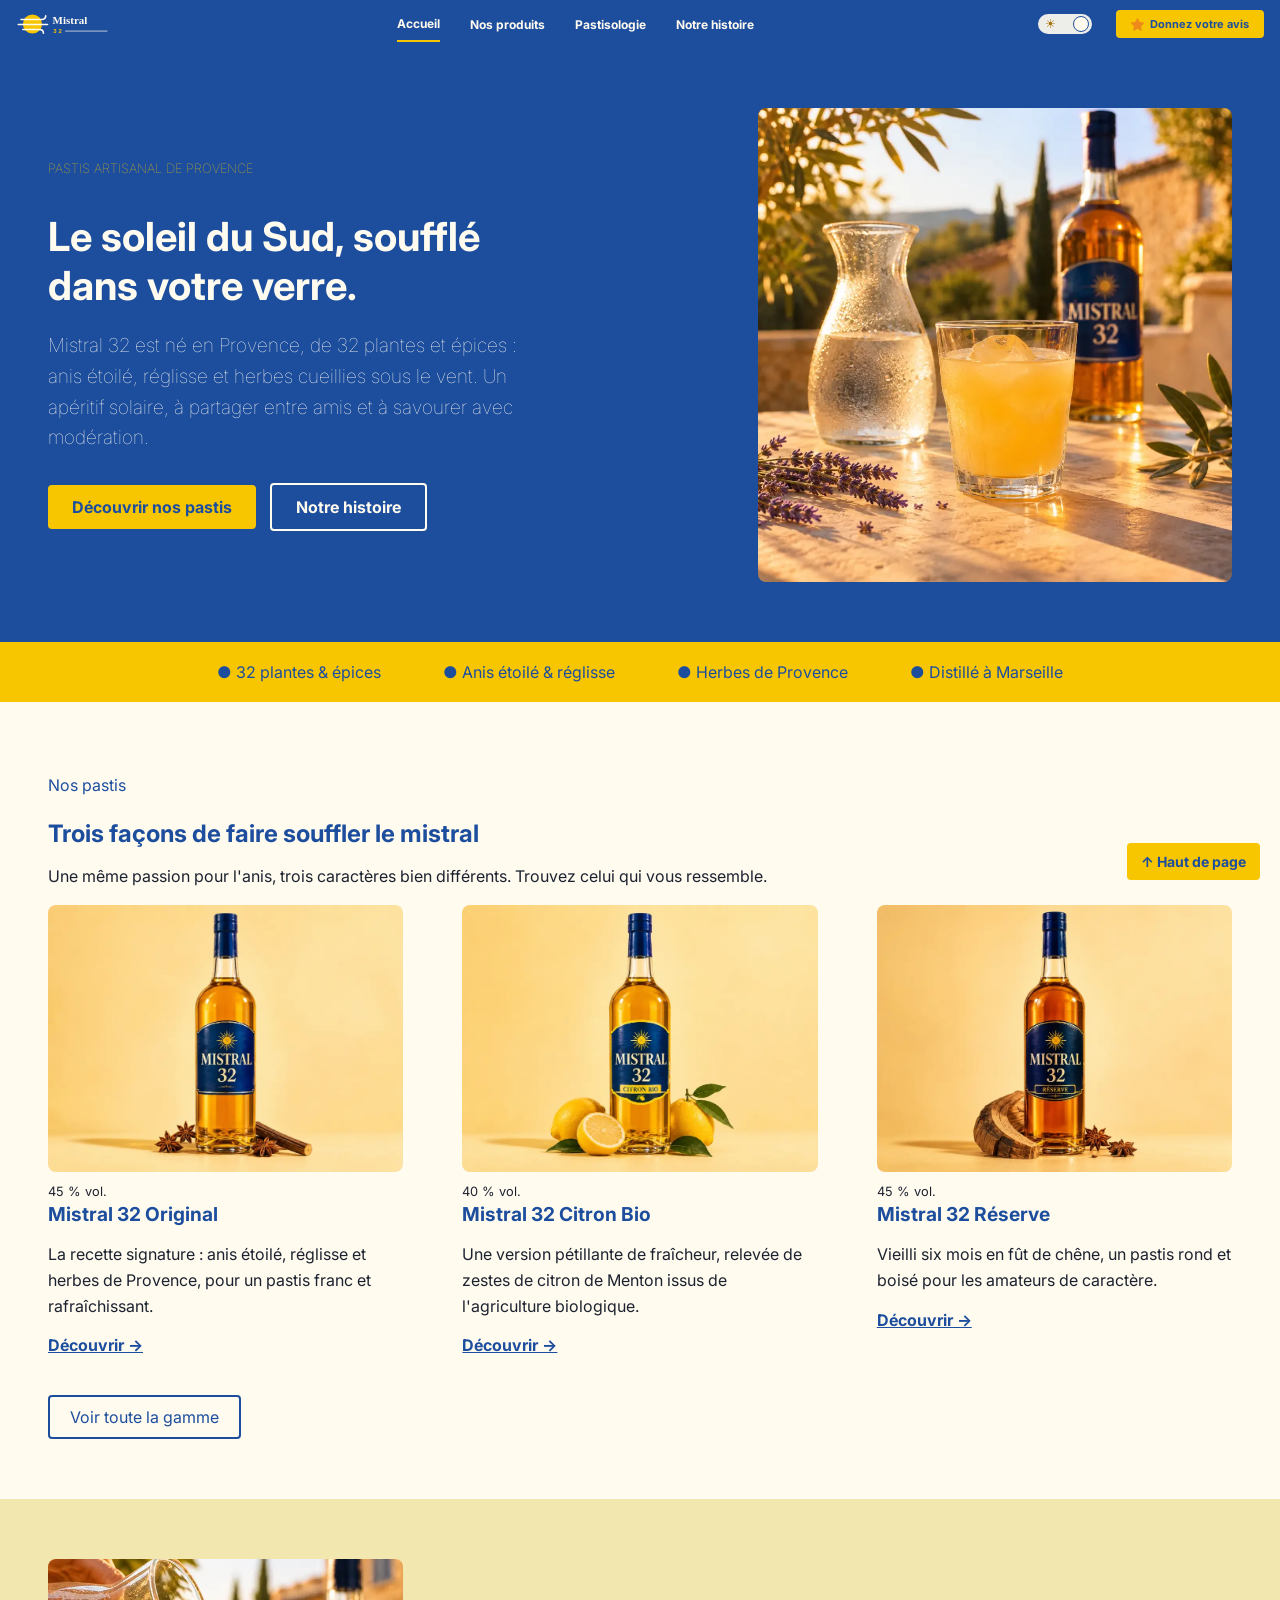
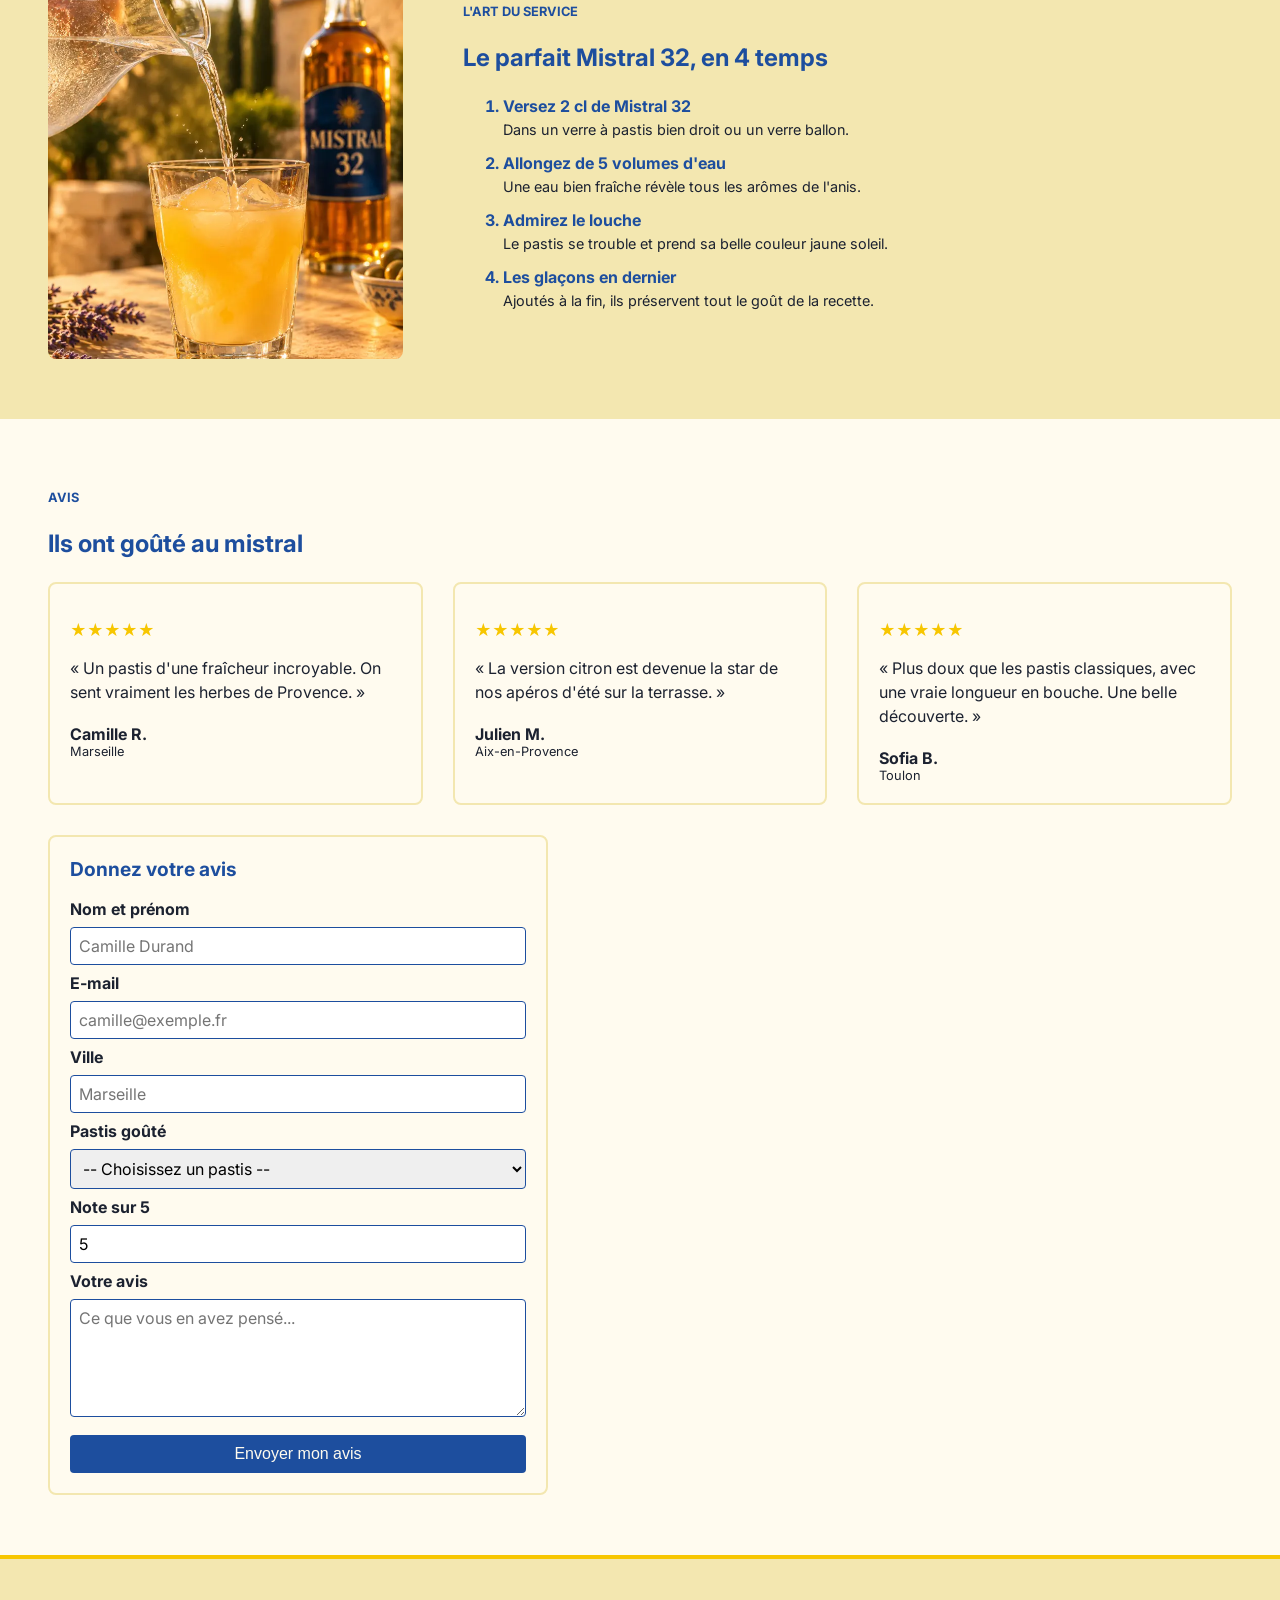
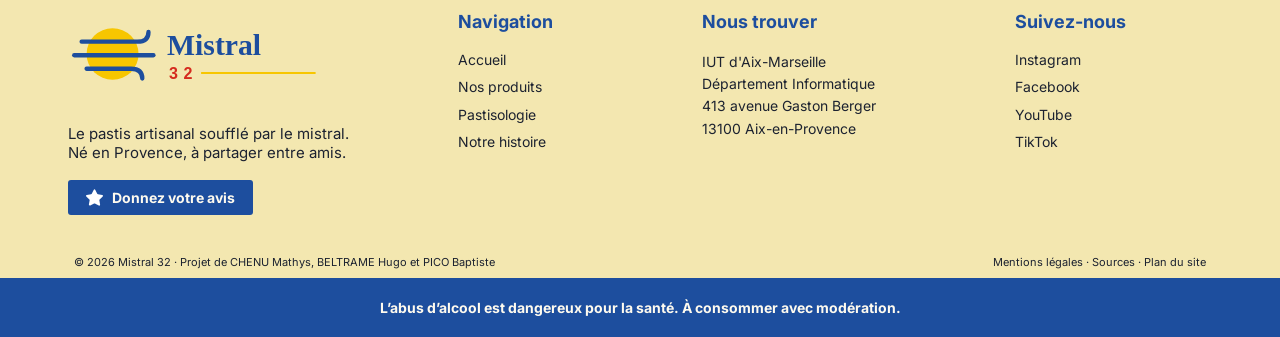
<file: index.html>
<!DOCTYPE html>
<html lang="fr">

<head>
    <meta charset="UTF-8">
    <meta name="viewport" content="width=device-width, initial-scale=1.0">

    <meta name="description" content="Mistral 32, pastis artisanal de Provence aux 32 plantes et épices. Découvrez nos pastis, l'art du service et les avis de nos clients.">

    <meta property="og:type" content="website">
    <meta property="og:title" content="Mistral 32">
    <meta property="og:description" content="Mistral 32, pastis artisanal de Provence aux 32 plantes et épices. Découvrez nos pastis, l'art du service et les avis de nos clients.">
    <meta property="og:image" content="https://mathys-chn.github.io/Mistral-32/image/aperitif-soleil.webp">
    <meta property="og:url" content="https://mathys-chn.github.io/Mistral-32/">

    <title>Mistral 32</title>

    <link rel="icon" type="image/svg+xml" href="image/mistral32-logo-sur-bleu.svg">
    <link rel="stylesheet" href="https://fonts.googleapis.com/css2?family=Inter:wght@100;400;700&display=swap">
    <link rel="stylesheet" href="css/light.css" id="theme">
    <link rel="stylesheet" href="css/global.min.css">
    <link rel="stylesheet" href="css/index.min.css">
</head>

<body>
    <header class="header" id="top">
        <a class="logo" href="index.html" aria-label="Mistral 32 - Accueil">
            <img src="image/mistral32-logo-sur-bleu.svg" alt="Mistral 32">
        </a>

        <nav class="menu" aria-label="Navigation principale">
            <a class="active" href="index.html">Accueil</a>
            <a href="produits.html">Nos produits</a>
            <a href="pastisologie.html">Pastisologie</a>
            <a href="histoire.html">Notre histoire</a>
        </nav>

        <button class="theme-button" id="themeChanger" type="button" aria-label="Changer de thème">
            <span class="sun" aria-hidden="true">☀</span>
            <span class="moon" aria-hidden="true">☾</span>
            <span class="knob" aria-hidden="true"></span>
        </button>
        <a class="review-button" href="#reviews">
            <img src="image/star-svgrepo-com.svg" alt="" aria-hidden="true">
            Donnez votre avis
        </a>
    </header>

    <main>
        <section class="hero">
            <header class="hero-text">
                <p class="label">Pastis artisanal de Provence</p>
                <h1>Le soleil du Sud, soufflé dans votre verre.</h1>
                <p>Mistral 32 est né en Provence, de 32 plantes et épices : anis étoilé, réglisse et herbes cueillies sous le vent. Un apéritif solaire, à partager entre amis et à savourer avec modération.</p>
                <a class="button-yellow" href="#products">Découvrir nos pastis</a>
                <a class="button-white" href="histoire.html">Notre histoire</a>
            </header>
            <figure class="hero-image">
                <img src="image/aperitif-soleil.webp" alt="Bouteille de Mistral 32">
            </figure>
        </section>

        <ul class="highlights">
            <li>● 32 plantes & épices</li>
            <li>● Anis étoilé & réglisse</li>
            <li>● Herbes de Provence</li>
            <li>● Distillé à Marseille</li>
        </ul>

        <section class="our-pastis" id="products">
            <h2>Nos pastis</h2>
            <h3>Trois façons de faire souffler le mistral</h3>
            <p>Une même passion pour l'anis, trois caractères bien différents. Trouvez celui qui vous ressemble.</p>

            <section class="products">
                <article>
                    <img src="image/bouteille-original.webp" loading="lazy" alt="Bouteille Mistral 32 et épices étoilées">
                    <p class="degree">45 % vol.</p>
                    <h4>Mistral 32 Original</h4>
                    <p>La recette signature : anis étoilé, réglisse et herbes de Provence, pour un pastis franc et rafraîchissant.</p>
                    <a class="link" href="produits.html">Découvrir →</a>
                </article>
                <article>
                    <img src="image/bouteille-citron.webp" loading="lazy" alt="Bouteille Mistral 32 au citron bio">
                    <p class="degree">40 % vol.</p>
                    <h4>Mistral 32 Citron Bio</h4>
                    <p>Une version pétillante de fraîcheur, relevée de zestes de citron de Menton issus de l'agriculture biologique.</p>
                    <a class="link" href="produits.html">Découvrir →</a>
                </article>
                <article>
                    <img src="image/bouteille-reserve.webp" loading="lazy" alt="Bouteille Mistral 32 Réserve aux épices">
                    <p class="degree">45 % vol.</p>
                    <h4>Mistral 32 Réserve</h4>
                    <p>Vieilli six mois en fût de chêne, un pastis rond et boisé pour les amateurs de caractère.</p>
                    <a class="link" href="produits.html">Découvrir →</a>
                </article>
            </section>

            <a class="button-outline" href="produits.html">Voir toute la gamme</a>
        </section>

        <section class="service">
            <img src="image/pastis-soleil.webp" loading="lazy" alt="Eau versée dans un verre de Mistral 32">
            <section>
                <h2>L'art du service</h2>
                <h3>Le parfait Mistral 32, en 4 temps</h3>
                <ol>
                    <li>
                        <h4>Versez 2 cl de Mistral 32</h4>
                        <p>Dans un verre à pastis bien droit ou un verre ballon.</p>
                    </li>
                    <li>
                        <h4>Allongez de 5 volumes d'eau</h4>
                        <p>Une eau bien fraîche révèle tous les arômes de l'anis.</p>
                    </li>
                    <li>
                        <h4>Admirez le louche</h4>
                        <p>Le pastis se trouble et prend sa belle couleur jaune soleil.</p>
                    </li>
                    <li>
                        <h4>Les glaçons en dernier</h4>
                        <p>Ajoutés à la fin, ils préservent tout le goût de la recette.</p>
                    </li>
                </ol>
            </section>
        </section>

        <section class="reviews" id="reviews">
            <h2>Avis</h2>
            <h3>Ils ont goûté au mistral</h3>

            <section class="review-list">
                <article>
                    <p class="stars">★★★★★</p>
                    <blockquote>« Un pastis d'une fraîcheur incroyable. On sent vraiment les herbes de Provence. »</blockquote>
                    <h4 class="author">Camille R.</h4>
                    <p class="city">Marseille</p>
                </article>
                <article>
                    <p class="stars">★★★★★</p>
                    <blockquote>« La version citron est devenue la star de nos apéros d'été sur la terrasse. »</blockquote>
                    <h4 class="author">Julien M.</h4>
                    <p class="city">Aix-en-Provence</p>
                </article>
                <article>
                    <p class="stars">★★★★★</p>
                    <blockquote>« Plus doux que les pastis classiques, avec une vraie longueur en bouche. Une belle découverte. »</blockquote>
                    <h4 class="author">Sofia B.</h4>
                    <p class="city">Toulon</p>
                </article>
            </section>

            <form class="review-form" action="mailto:mathys.chenu@etu.univ-amu.fr?subject=Avis%20Mistral%2032" method="post" enctype="text/plain">
                <h4>Donnez votre avis</h4>

                <label for="name">Nom et prénom</label>
                <input type="text" id="name" name="nom" placeholder="Camille Durand" required>

                <label for="email">E-mail</label>
                <input type="email" id="email" name="email" placeholder="camille@exemple.fr" required>

                <label for="city">Ville</label>
                <input type="text" id="city" name="ville" placeholder="Marseille">

                <label for="product">Pastis goûté</label>
                <select id="product" name="pastis" required>
                    <option value="">-- Choisissez un pastis --</option>
                    <option>Mistral 32 Original</option>
                    <option>Mistral 32 Citron Bio</option>
                    <option>Mistral 32 Réserve</option>
                </select>

                <label for="rating">Note sur 5</label>
                <input type="number" id="rating" name="note" min="1" max="5" value="5" required>

                <label for="message">Votre avis</label>
                <textarea id="message" name="avis" rows="5" minlength="10" placeholder="Ce que vous en avez pensé..." required></textarea>

                <button class="button-blue" type="submit">Envoyer mon avis</button>
            </form>
        </section>
    </main>

    <a class="back-to-top" href="#top">↑ Haut de page</a>

    <footer class="footer">
        <div class="footer-content">
            <section class="footer-brand">
                <img class="logo-light" src="image/mistral32-logo-clair.svg" alt="Mistral 32">
                <img class="logo-dark" src="image/mistral32-logo-sur-bleu.svg" alt="Mistral 32">
                <p>Le pastis artisanal soufflé par le mistral.<br>Né en Provence, à partager entre amis.</p>
                <a class="footer-button" href="#reviews">
                    <img src="image/star-svgrepo-com.svg" alt="" aria-hidden="true">
                    Donnez votre avis
                </a>
            </section>

            <nav class="footer-column" aria-label="Navigation du pied de page">
                <h2>Navigation</h2>
                <a href="index.html">Accueil</a>
                <a href="produits.html">Nos produits</a>
                <a href="pastisologie.html">Pastisologie</a>
                <a href="histoire.html">Notre histoire</a>
            </nav>

            <section class="footer-column">
                <h2>Nous trouver</h2>
                <address>
                    IUT d'Aix-Marseille<br>
                    Département Informatique<br>
                    413 avenue Gaston Berger<br>
                    13100 Aix-en-Provence
                </address>
            </section>

            <nav class="footer-column" aria-label="Réseaux sociaux">
                <h2>Suivez-nous</h2>
                <a href="https://www.youtube.com/watch?v=dQw4w9WgXcQ">Instagram</a>
                <a href="https://www.youtube.com/watch?v=dQw4w9WgXcQ">Facebook</a>
                <a href="https://www.youtube.com/watch?v=dQw4w9WgXcQ">YouTube</a>
                <a href="https://www.youtube.com/watch?v=dQw4w9WgXcQ">TikTok</a>
            </nav>
        </div>

        <p class="footer-bottom">
            <span>© 2026 Mistral 32 · Projet de CHENU Mathys, BELTRAME Hugo et PICO Baptiste</span>
            <span>Mentions légales · Sources · Plan du site</span>
        </p>

        <p class="warning">L’abus d’alcool est dangereux pour la santé. À consommer avec modération.</p>
    </footer>

    <script src="js/theme-changer.js"></script>
</body>
</html>
</file>
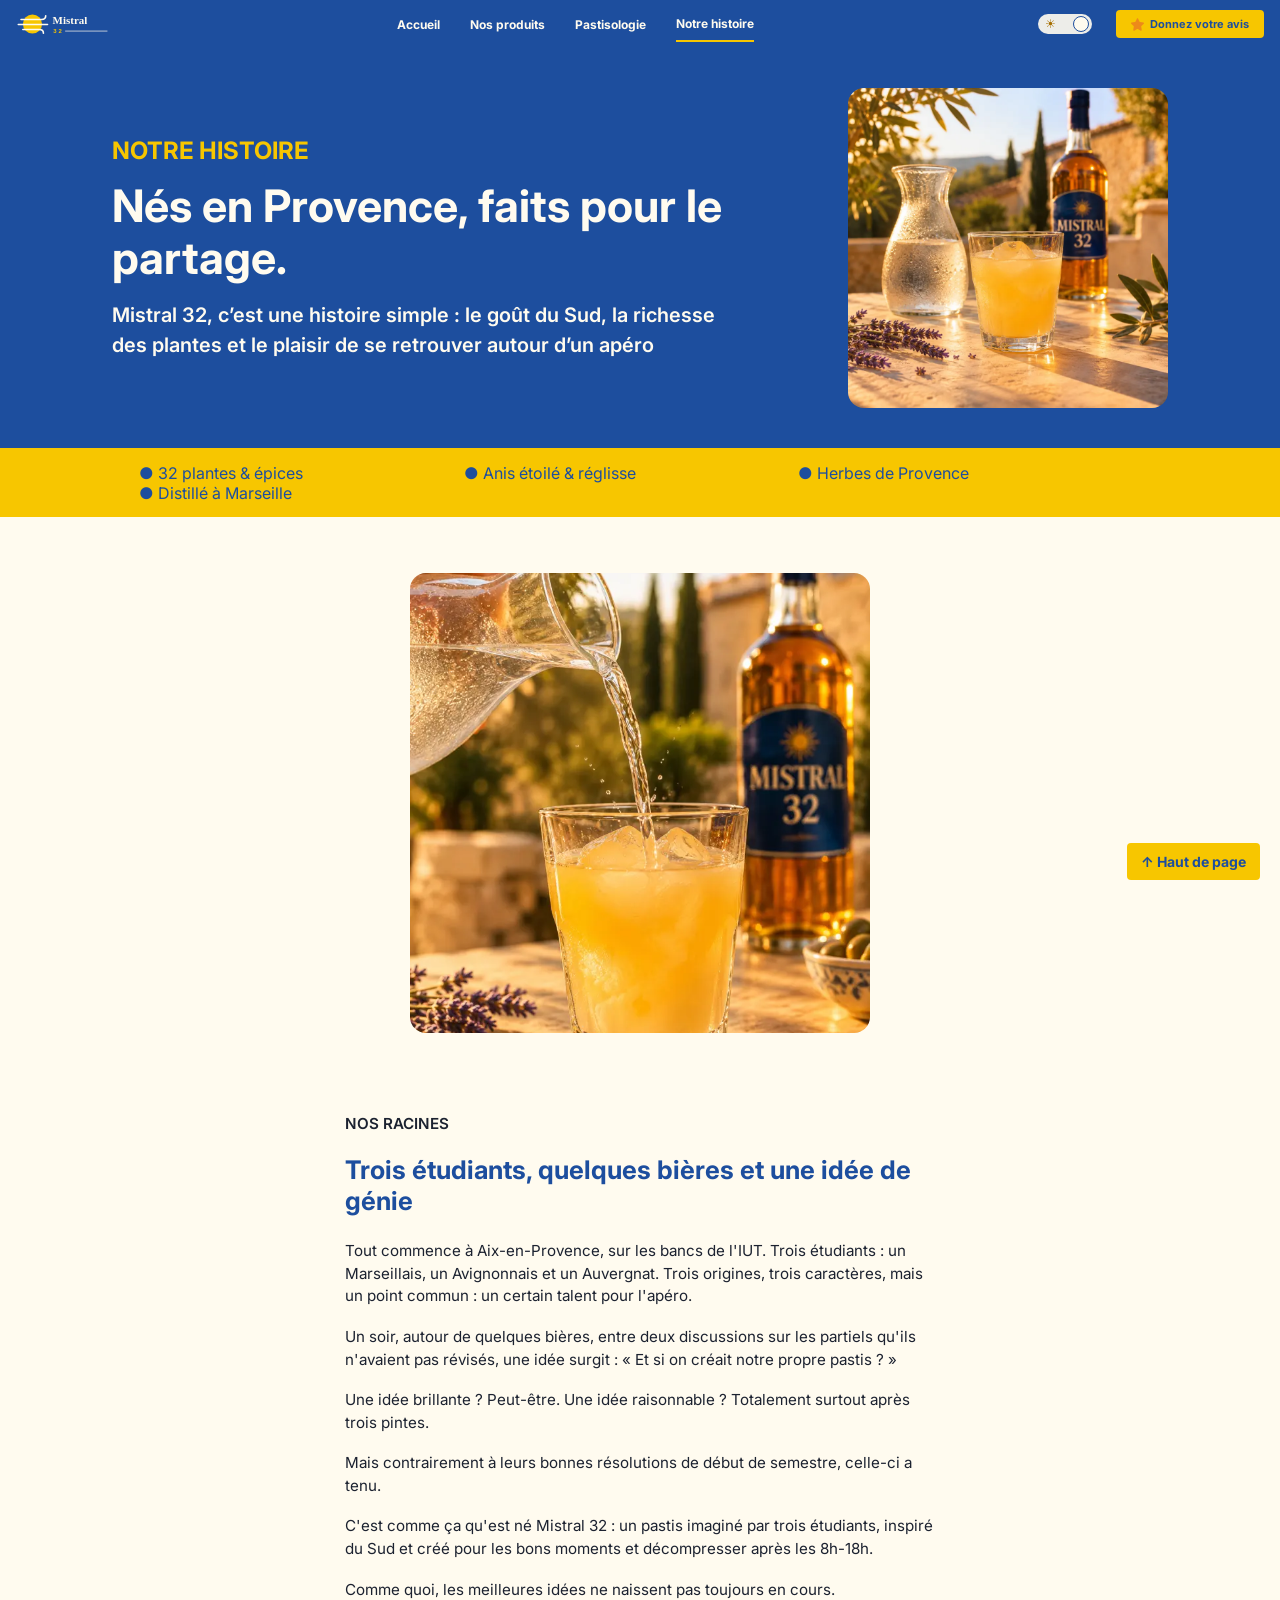
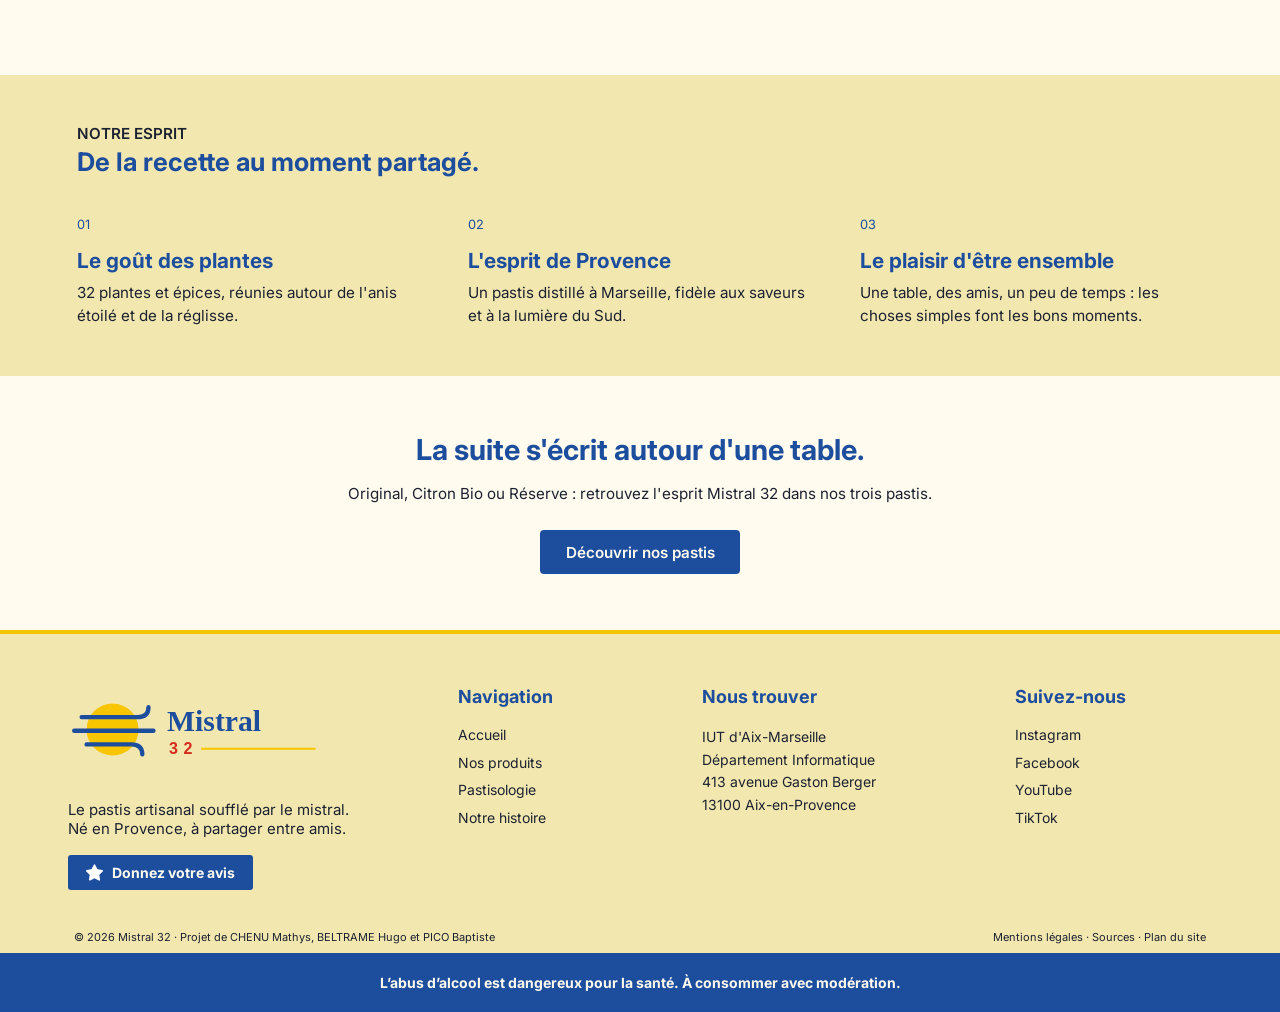
<file: histoire.html>
<!DOCTYPE html>
<html lang="fr">

<head>
    <meta charset="UTF-8">
    <meta name="viewport" content="width=device-width, initial-scale=1.0">

    <meta name="description" content="L'histoire de Mistral 32 : un pastis imaginé par trois étudiants de l'IUT d'Aix-en-Provence, inspiré du Sud et fait pour le partage.">

    <meta property="og:type" content="website">
    <meta property="og:title" content="Notre histoire - Mistral 32">
    <meta property="og:description" content="L'histoire de Mistral 32 : un pastis imaginé par trois étudiants de l'IUT d'Aix-en-Provence, inspiré du Sud et fait pour le partage.">
    <meta property="og:image" content="https://mathys-chn.github.io/Mistral-32/image/aperitif-soleil.webp">
    <meta property="og:url" content="https://mathys-chn.github.io/Mistral-32/histoire.html">

    <title>Notre histoire - Mistral 32</title>

    <link rel="icon" type="image/svg+xml" href="image/mistral32-logo-sur-bleu.svg">
    <link rel="stylesheet" href="https://fonts.googleapis.com/css2?family=Inter:wght@100;400;700&display=swap">
    <link rel="stylesheet" href="css/light.css" id="theme">
    <link rel="stylesheet" href="css/global.min.css">
    <link rel="stylesheet" href="css/histoire.min.css">
</head>

<body>
    <header class="header" id="top">
        <a class="logo" href="index.html" aria-label="Mistral 32 - Accueil">
            <img src="image/mistral32-logo-sur-bleu.svg" alt="Mistral 32">
        </a>

        <nav class="menu" aria-label="Navigation principale">
            <a href="index.html">Accueil</a>
            <a href="produits.html">Nos produits</a>
            <a href="pastisologie.html">Pastisologie</a>
            <a class="active" href="histoire.html">Notre histoire</a>
        </nav>

        <button class="theme-button" id="themeChanger" type="button" aria-label="Changer de thème">
            <span class="sun" aria-hidden="true">☀</span>
            <span class="moon" aria-hidden="true">☾</span>
            <span class="knob" aria-hidden="true"></span>
        </button>
        <a class="review-button" href="index.html#reviews">
            <img src="image/star-svgrepo-com.svg" alt="" aria-hidden="true">
            Donnez votre avis
        </a>
    </header>

    <section class="NosProduit">
        <div class="imageflex">
            <h1 class="jaune">NOTRE HISTOIRE</h1>
            <h2 class="blanc">Nés en Provence, faits pour le partage.</h2>
            <p class="blanc2">Mistral 32, c’est une histoire simple : le goût du Sud, la richesse des plantes et le plaisir de se retrouver autour d’un apéro</p>
        </div>
        <img src="image/aperitif-soleil.webp" alt="Bouteille de Mistral 32 et carafe d'eau au soleil">
    </section>
    <ul class="Bandeau" >
        <li>● 32 plantes & épices</li>
        <li>● Anis étoilé & réglisse</li>
        <li>● Herbes de Provence</li>
        <li>● Distillé à Marseille</li>
    </ul>
    <section class="Racines">
    <img src="image/pastis-soleil.webp" alt="Verre de Mistral 32 servi avec de l'eau fraîche">
    <div class="racines-texte">
        <p class="surtitre">NOS RACINES</p>
        <h2>Trois étudiants, quelques bières et une idée de génie</h2>
        <p>Tout commence à Aix-en-Provence, sur les bancs de l'IUT. Trois étudiants : un Marseillais, un Avignonnais et un Auvergnat. Trois origines, trois caractères, mais un point commun : un certain talent pour l'apéro.</p>
        <p>Un soir, autour de quelques bières, entre deux discussions sur les partiels qu'ils n'avaient pas révisés, une idée surgit : « Et si on créait notre propre pastis ? »</p>
        <p>Une idée brillante ? Peut-être. Une idée raisonnable ? Totalement surtout après trois pintes.</p>
        <p>Mais contrairement à leurs bonnes résolutions de début de semestre, celle-ci a tenu.</p>
        <p>C'est comme ça qu'est né Mistral 32 : un pastis imaginé par trois étudiants, inspiré du Sud et créé pour les bons moments et décompresser après les 8h-18h.</p>
        <p>Comme quoi, les meilleures idées ne naissent pas toujours en cours.</p>
    </div>
</section>

<section class="Esprit">
    <p class="surtitre">NOTRE ESPRIT</p>
    <h2>De la recette au moment partagé.</h2>
    <div class="esprit-liste">
        <article>
            <span class="numero">01</span>
            <h3>Le goût des plantes</h3>
            <p>32 plantes et épices, réunies autour de l'anis étoilé et de la réglisse.</p>
        </article>
        <article>
            <span class="numero">02</span>
            <h3>L'esprit de Provence</h3>
            <p>Un pastis distillé à Marseille, fidèle aux saveurs et à la lumière du Sud.</p>
        </article>
        <article>
            <span class="numero">03</span>
            <h3>Le plaisir d'être ensemble</h3>
            <p>Une table, des amis, un peu de temps : les choses simples font les bons moments.</p>
        </article>
    </div>
</section>
<section class="Suite">
    <h2>La suite s'écrit autour d'une table.</h2>
    <p>Original, Citron Bio ou Réserve : retrouvez l'esprit Mistral 32 dans nos trois pastis.</p>
    <a class="bouton-bleu" href="produits.html">Découvrir nos pastis</a>
</section>

    <a class="back-to-top" href="#top">↑ Haut de page</a>

    <footer class="footer">
        <div class="footer-content">
            <section class="footer-brand">
                <img class="logo-light" src="image/mistral32-logo-clair.svg" alt="Mistral 32">
                <img class="logo-dark" src="image/mistral32-logo-sur-bleu.svg" alt="Mistral 32">
                <p>Le pastis artisanal soufflé par le mistral.<br>Né en Provence, à partager entre amis.</p>
                <a class="footer-button" href="index.html#reviews">
                    <img src="image/star-svgrepo-com.svg" alt="" aria-hidden="true">
                    Donnez votre avis
                </a>
            </section>

            <nav class="footer-column" aria-label="Navigation du pied de page">
                <h2>Navigation</h2>
                <a href="index.html">Accueil</a>
                <a href="produits.html">Nos produits</a>
                <a href="pastisologie.html">Pastisologie</a>
                <a href="histoire.html">Notre histoire</a>
            </nav>

            <section class="footer-column">
                <h2>Nous trouver</h2>
                <address>
                    IUT d'Aix-Marseille<br>
                    Département Informatique<br>
                    413 avenue Gaston Berger<br>
                    13100 Aix-en-Provence
                </address>
            </section>

            <nav class="footer-column" aria-label="Réseaux sociaux">
                <h2>Suivez-nous</h2>
                <a href="https://www.youtube.com/watch?v=dQw4w9WgXcQ">Instagram</a>
                <a href="https://www.youtube.com/watch?v=dQw4w9WgXcQ">Facebook</a>
                <a href="https://www.youtube.com/watch?v=dQw4w9WgXcQ">YouTube</a>
                <a href="https://www.youtube.com/watch?v=dQw4w9WgXcQ">TikTok</a>
            </nav>
        </div>

        <p class="footer-bottom">
            <span>© 2026 Mistral 32 · Projet de CHENU Mathys, BELTRAME Hugo et PICO Baptiste</span>
            <span>Mentions légales · Sources · Plan du site</span>
        </p>

        <p class="warning">L’abus d’alcool est dangereux pour la santé. À consommer avec modération.</p>
    </footer>

    <script src="js/theme-changer.js"></script>
</body>
</html>
</file>
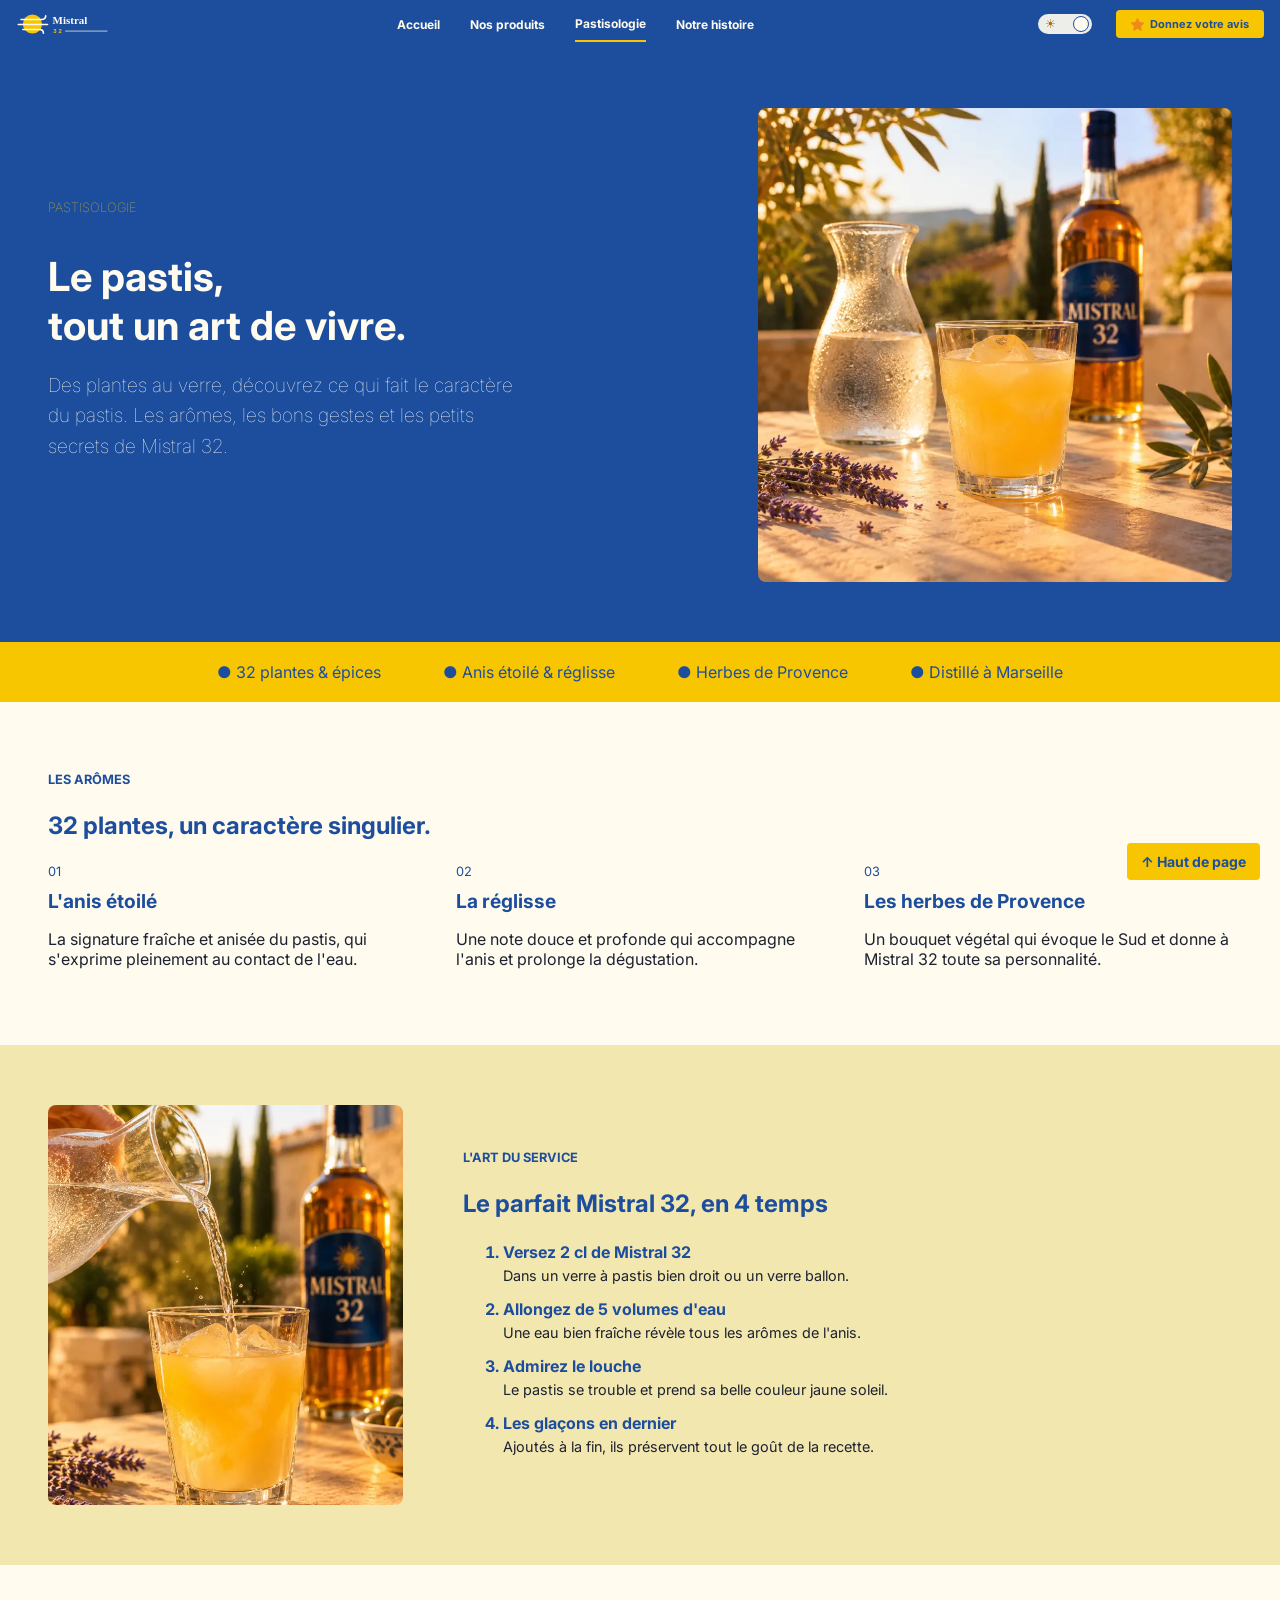
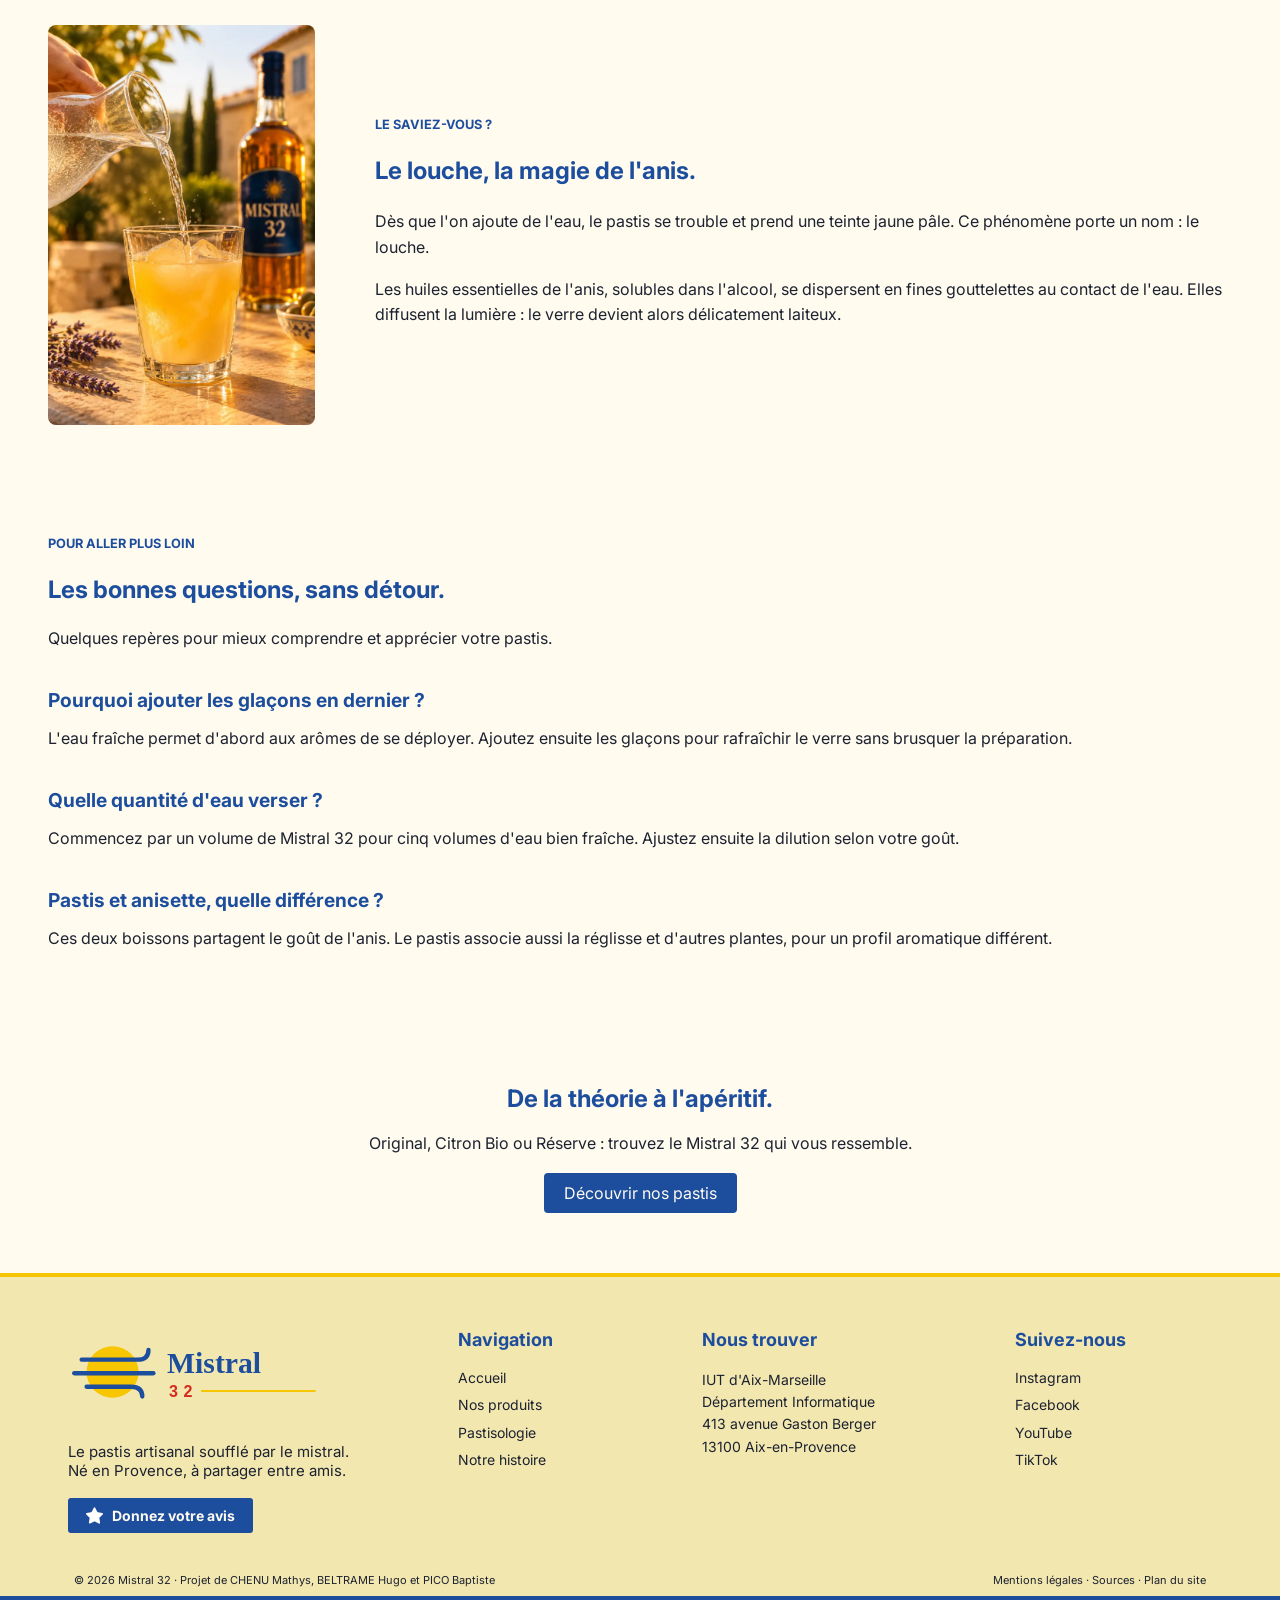
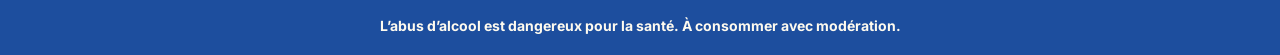
<file: pastisologie.html>
<!DOCTYPE html>
<html lang="fr">

<head>
    <meta charset="UTF-8">
    <meta name="viewport" content="width=device-width, initial-scale=1.0">

    <meta name="description" content="Pastisologie Mistral 32 : les arômes du pastis, l'art du service, le louche et les réponses à vos questions sur le pastis.">

    <meta property="og:type" content="website">
    <meta property="og:title" content="Pastisologie - Mistral 32">
    <meta property="og:description" content="Pastisologie Mistral 32 : les arômes du pastis, l'art du service, le louche et les réponses à vos questions sur le pastis.">
    <meta property="og:image" content="https://mathys-chn.github.io/Mistral-32/image/aperitif-soleil.webp">
    <meta property="og:url" content="https://mathys-chn.github.io/Mistral-32/pastisologie.html">

    <title>Pastisologie - Mistral 32</title>

    <link rel="icon" type="image/svg+xml" href="image/mistral32-logo-sur-bleu.svg">
    <link rel="stylesheet" href="https://fonts.googleapis.com/css2?family=Inter:wght@100;400;700&display=swap">
    <link rel="stylesheet" href="css/light.css" id="theme">
    <link rel="stylesheet" href="css/global.min.css">
    <link rel="stylesheet" href="css/pastisologie.min.css">
</head>

<body>
    <header class="header" id="top">
        <a class="logo" href="index.html" aria-label="Mistral 32 - Accueil">
            <img src="image/mistral32-logo-sur-bleu.svg" alt="Mistral 32">
        </a>

        <nav class="menu" aria-label="Navigation principale">
            <a href="index.html">Accueil</a>
            <a href="produits.html">Nos produits</a>
            <a class="active" href="pastisologie.html">Pastisologie</a>
            <a href="histoire.html">Notre histoire</a>
        </nav>

        <button class="theme-button" id="themeChanger" type="button" aria-label="Changer de thème">
            <span class="sun" aria-hidden="true">☀</span>
            <span class="moon" aria-hidden="true">☾</span>
            <span class="knob" aria-hidden="true"></span>
        </button>
        <a class="review-button" href="index.html#reviews">
            <img src="image/star-svgrepo-com.svg" alt="" aria-hidden="true">
            Donnez votre avis
        </a>
    </header>

    <main>
        <section class="hero">
            <header class="hero-text">
                <p class="label">Pastisologie</p>
                <h1>Le pastis,<br>tout un art de vivre.</h1>
                <p>Des plantes au verre, découvrez ce qui fait le caractère du pastis. Les arômes, les bons gestes et les petits secrets de Mistral 32.</p>
            </header>
            <figure class="hero-image">
                <img src="image/aperitif-soleil.webp" alt="Bouteille de Mistral 32 et carafe d'eau">
            </figure>
        </section>

        <ul class="highlights">
            <li>● 32 plantes & épices</li>
            <li>● Anis étoilé & réglisse</li>
            <li>● Herbes de Provence</li>
            <li>● Distillé à Marseille</li>
        </ul>

        <section class="aromas">
            <h2>Les arômes</h2>
            <h3>32 plantes, un caractère singulier.</h3>

            <section class="aroma-list">
                <article>
                    <p class="number">01</p>
                    <h4>L'anis étoilé</h4>
                    <p>La signature fraîche et anisée du pastis, qui s'exprime pleinement au contact de l'eau.</p>
                </article>
                <article>
                    <p class="number">02</p>
                    <h4>La réglisse</h4>
                    <p>Une note douce et profonde qui accompagne l'anis et prolonge la dégustation.</p>
                </article>
                <article>
                    <p class="number">03</p>
                    <h4>Les herbes de Provence</h4>
                    <p>Un bouquet végétal qui évoque le Sud et donne à Mistral 32 toute sa personnalité.</p>
                </article>
            </section>
        </section>

        <section class="service">
            <img src="image/pastis-soleil.webp" loading="lazy" alt="Eau versée dans un verre de Mistral 32">
            <section>
                <h2>L'art du service</h2>
                <h3>Le parfait Mistral 32, en 4 temps</h3>
                <ol>
                    <li>
                        <h4>Versez 2 cl de Mistral 32</h4>
                        <p>Dans un verre à pastis bien droit ou un verre ballon.</p>
                    </li>
                    <li>
                        <h4>Allongez de 5 volumes d'eau</h4>
                        <p>Une eau bien fraîche révèle tous les arômes de l'anis.</p>
                    </li>
                    <li>
                        <h4>Admirez le louche</h4>
                        <p>Le pastis se trouble et prend sa belle couleur jaune soleil.</p>
                    </li>
                    <li>
                        <h4>Les glaçons en dernier</h4>
                        <p>Ajoutés à la fin, ils préservent tout le goût de la recette.</p>
                    </li>
                </ol>
            </section>
        </section>

        <section class="did-you-know">
            <img src="image/pastis-soleil.webp" loading="lazy" alt="Le pastis se trouble au contact de l'eau">
            <section>
                <h2>Le saviez-vous ?</h2>
                <h3>Le louche, la magie de l'anis.</h3>
                <p>Dès que l'on ajoute de l'eau, le pastis se trouble et prend une teinte jaune pâle. Ce phénomène porte un nom : le louche.</p>
                <p>Les huiles essentielles de l'anis, solubles dans l'alcool, se dispersent en fines gouttelettes au contact de l'eau. Elles diffusent la lumière : le verre devient alors délicatement laiteux.</p>
            </section>
        </section>

        <section class="questions">
            <h2>Pour aller plus loin</h2>
            <h3>Les bonnes questions, sans détour.</h3>
            <p>Quelques repères pour mieux comprendre et apprécier votre pastis.</p>

            <article>
                <h4>Pourquoi ajouter les glaçons en dernier ?</h4>
                <p>L'eau fraîche permet d'abord aux arômes de se déployer. Ajoutez ensuite les glaçons pour rafraîchir le verre sans brusquer la préparation.</p>
            </article>
            <article>
                <h4>Quelle quantité d'eau verser ?</h4>
                <p>Commencez par un volume de Mistral 32 pour cinq volumes d'eau bien fraîche. Ajustez ensuite la dilution selon votre goût.</p>
            </article>
            <article>
                <h4>Pastis et anisette, quelle différence ?</h4>
                <p>Ces deux boissons partagent le goût de l'anis. Le pastis associe aussi la réglisse et d'autres plantes, pour un profil aromatique différent.</p>
            </article>
        </section>

        <section class="call-to-action">
            <h2>De la théorie à l'apéritif.</h2>
            <p>Original, Citron Bio ou Réserve : trouvez le Mistral 32 qui vous ressemble.</p>
            <a class="button-blue" href="produits.html">Découvrir nos pastis</a>
        </section>
    </main>

    <a class="back-to-top" href="#top">↑ Haut de page</a>

    <footer class="footer">
        <div class="footer-content">
            <section class="footer-brand">
                <img class="logo-light" src="image/mistral32-logo-clair.svg" alt="Mistral 32">
                <img class="logo-dark" src="image/mistral32-logo-sur-bleu.svg" alt="Mistral 32">
                <p>Le pastis artisanal soufflé par le mistral.<br>
                    Né en Provence, à partager entre amis.</p>
                <a class="footer-button" href="index.html#reviews">
                    <img src="image/star-svgrepo-com.svg" alt="" aria-hidden="true">
                    Donnez votre avis
                </a>
            </section>

            <nav class="footer-column" aria-label="Navigation du pied de page">
                <h2>Navigation</h2>
                <a href="index.html">Accueil</a>
                <a href="produits.html">Nos produits</a>
                <a href="pastisologie.html">Pastisologie</a>
                <a href="histoire.html">Notre histoire</a>
            </nav>

            <section class="footer-column">
                <h2>Nous trouver</h2>
                <address>
                    IUT d'Aix-Marseille<br>
                    Département Informatique<br>
                    413 avenue Gaston Berger<br>
                    13100 Aix-en-Provence
                </address>
            </section>

            <nav class="footer-column" aria-label="Réseaux sociaux">
                <h2>Suivez-nous</h2>
                <a href="https://www.youtube.com/watch?v=dQw4w9WgXcQ">Instagram</a>
                <a href="https://www.youtube.com/watch?v=dQw4w9WgXcQ">Facebook</a>
                <a href="https://www.youtube.com/watch?v=dQw4w9WgXcQ">YouTube</a>
                <a href="https://www.youtube.com/watch?v=dQw4w9WgXcQ">TikTok</a>
            </nav>
        </div>

        <p class="footer-bottom">
            <span>© 2026 Mistral 32 · Projet de CHENU Mathys, BELTRAME Hugo et PICO Baptiste</span>
            <span>Mentions légales · Sources · Plan du site</span>
        </p>

        <p class="warning">
            L’abus d’alcool est dangereux pour la santé. À consommer avec modération.
        </p>
    </footer>

    <script src="js/theme-changer.js"></script>
</body>
</html>
</file>
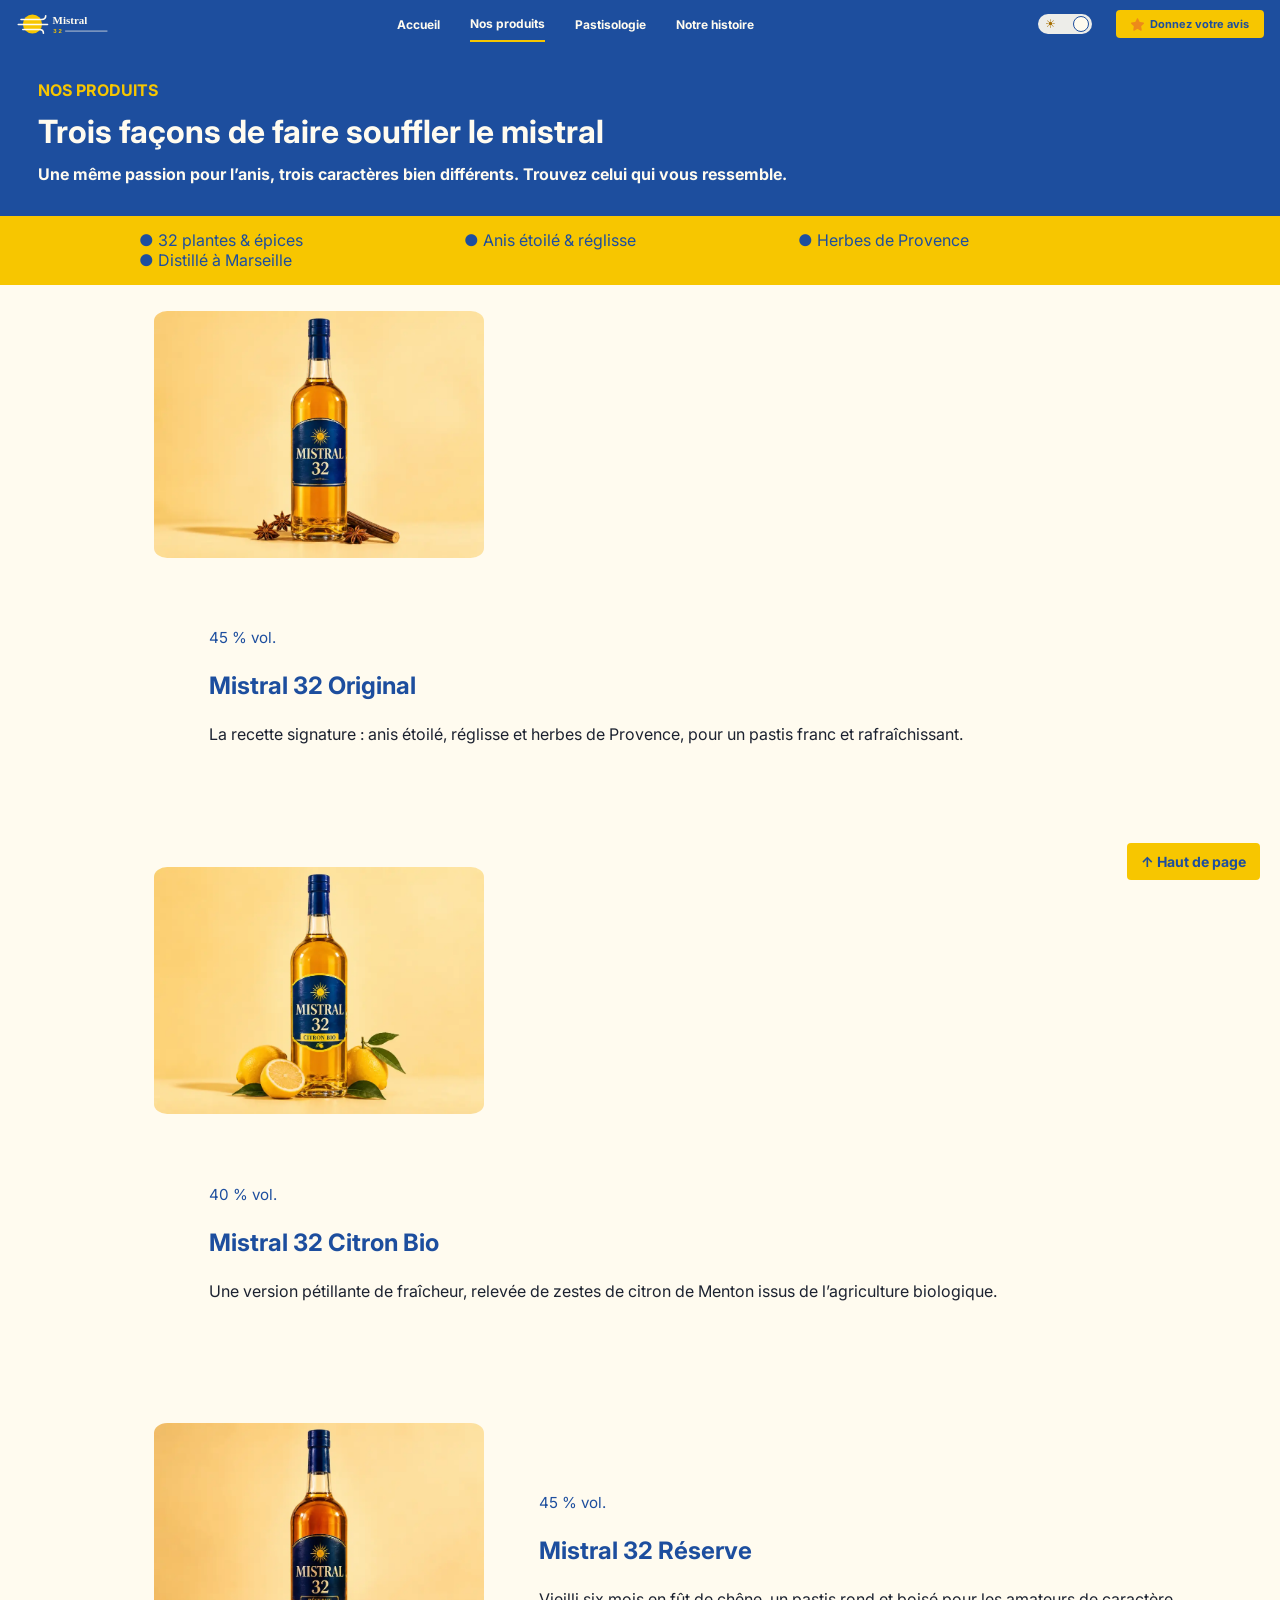
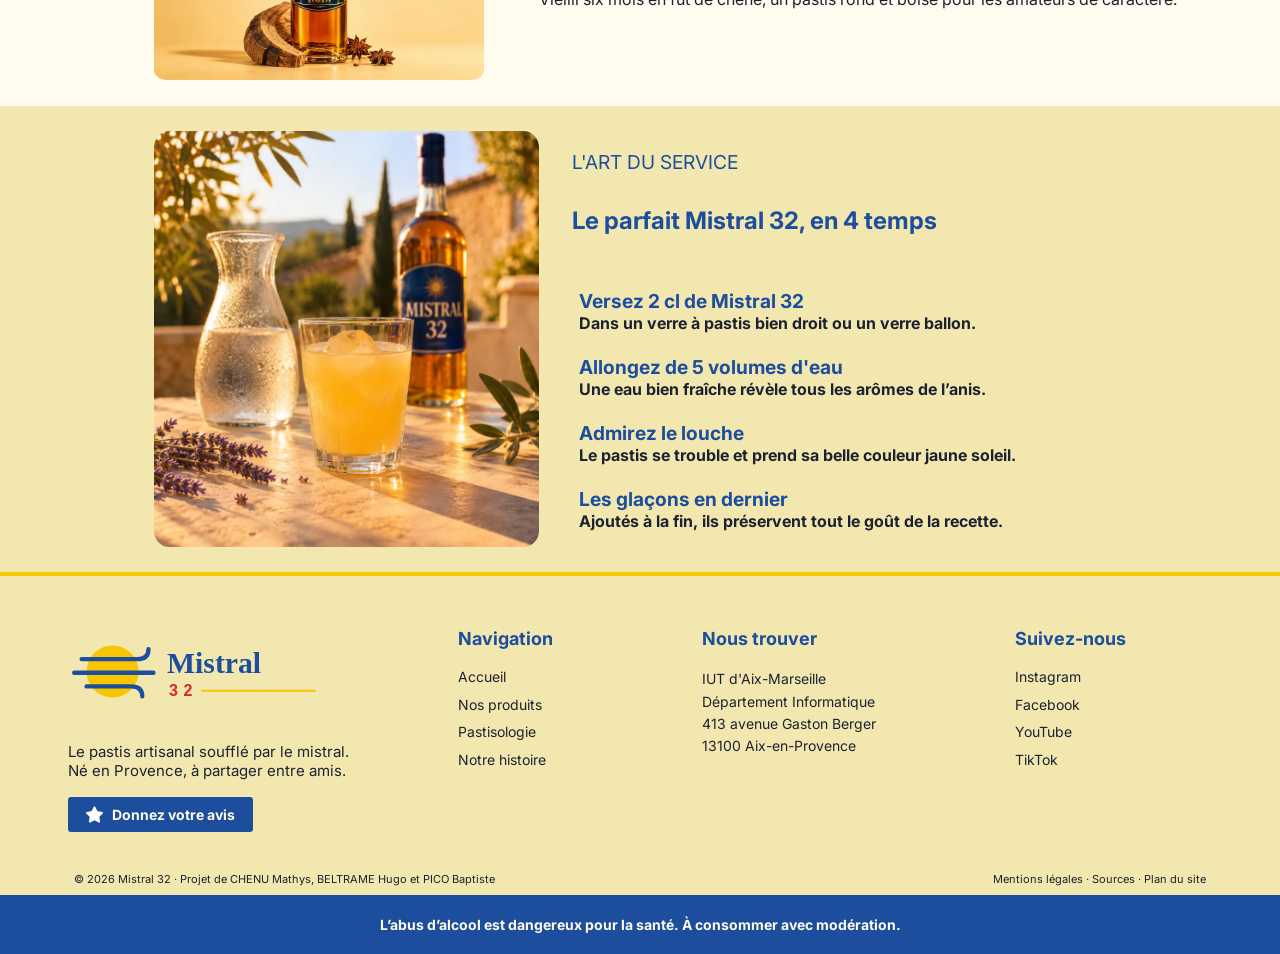
<file: produits.html>
<!DOCTYPE html>
<html lang="fr">

<head>
    <meta charset="UTF-8">
    <meta name="viewport" content="width=device-width, initial-scale=1.0">

    <meta name="description" content="Découvrez la gamme Mistral 32 : l'Original, le Citron Bio et la Réserve, trois pastis artisanaux de Provence.">

    <meta property="og:type" content="website">
    <meta property="og:title" content="Nos produits - Mistral 32">
    <meta property="og:description" content="Découvrez la gamme Mistral 32 : l'Original, le Citron Bio et la Réserve, trois pastis artisanaux de Provence.">
    <meta property="og:image" content="https://mathys-chn.github.io/Mistral-32/image/aperitif-soleil.webp">
    <meta property="og:url" content="https://mathys-chn.github.io/Mistral-32/produits.html">

    <title>Nos produits - Mistral 32</title>

    <link rel="icon" type="image/svg+xml" href="image/mistral32-logo-sur-bleu.svg">
    <link rel="stylesheet" href="https://fonts.googleapis.com/css2?family=Inter:wght@100;400;700&display=swap">
    <link rel="stylesheet" href="css/light.css" id="theme">
    <link rel="stylesheet" href="css/global.min.css">
    <link rel="stylesheet" href="css/produits.min.css">
</head>

<body>
    <header class="header" id="top">
        <a class="logo" href="index.html" aria-label="Mistral 32 - Accueil">
            <img src="image/mistral32-logo-sur-bleu.svg" alt="Mistral 32">
        </a>

        <nav class="menu" aria-label="Navigation principale">
            <a href="index.html">Accueil</a>
            <a class="active" href="produits.html">Nos produits</a>
            <a href="pastisologie.html">Pastisologie</a>
            <a href="histoire.html">Notre histoire</a>
        </nav>

        <button class="theme-button" id="themeChanger" type="button" aria-label="Changer de thème">
            <span class="sun" aria-hidden="true">☀</span>
            <span class="moon" aria-hidden="true">☾</span>
            <span class="knob" aria-hidden="true"></span>
        </button>
        <a class="review-button" href="index.html#reviews">
            <img src="image/star-svgrepo-com.svg" alt="" aria-hidden="true">
            Donnez votre avis
        </a>
    </header>

    <section class="NosProduit">
        <h1 class="jaune">NOS PRODUITS</h1>
        <h2 class="blanc">Trois façons de faire souffler le mistral</h2>
        <p class="blanc2">Une même passion pour l’anis, trois caractères bien différents. Trouvez celui qui vous ressemble.</p>
    </section>
    <ul class="Bandeau" >
        <li>● 32 plantes & épices</li>
        <li>● Anis étoilé & réglisse</li>
        <li>● Herbes de Provence</li>
        <li>● Distillé à Marseille</li>
    </ul>
    <main class="produits">
        <article class="blocImage">
            <img class="imageBout" src="image/bouteille-original.webp" alt="Bouteille Mistral 32 Original et épices étoilées">
            <div class="DescriptionProd">
                <p class="pours">45 % vol.</p>
                <h3>Mistral 32 Original</h3>
                <p>La recette signature : anis étoilé, réglisse et herbes de Provence, pour un pastis franc et rafraîchissant.</p>
            </div>
        </article>
        <article class="blocImage">
            <img class="imageBout" src="image/bouteille-citron.webp" alt="Bouteille Mistral 32 Citron Bio et citrons">
            <div class="DescriptionProd">
                <p class="pours">40 % vol.</p>
                <h3>Mistral 32 Citron Bio</h3>
                <p>Une version pétillante de fraîcheur, relevée de zestes de citron de Menton issus de l’agriculture biologique.</p>
            </div>
        </article>
        <article class="blocImage">
            <img class="imageBout" src="image/bouteille-reserve.webp" alt="Bouteille Mistral 32 Réserve et bois de chêne">
            <div class="DescriptionProd">
                <p class="pours">45 % vol.</p>
                <h3>Mistral 32 Réserve</h3>
                <p>Vieilli six mois en fût de chêne, un pastis rond et boisé pour les amateurs de caractère.</p>
            </div>
        </article>
    </main>
        <article class="blocArticle">
            <img class="imageArti" src="image/aperitif-soleil.webp" alt="Verre de Mistral 32 et carafe d'eau au soleil">
            <div class="Arti">
                <p>L'ART DU SERVICE</p>
                <h4>Le parfait Mistral 32, en 4 temps</h4>
                <ul>
                    <li class="bleu">Versez 2 cl de Mistral 32</li>
                    <li>Dans un verre à pastis bien droit ou un verre ballon.</li>
                    <li class="bleu">Allongez de 5 volumes d'eau</li>
                    <li>Une eau bien fraîche révèle tous les arômes de l’anis.</li>
                    <li class="bleu">Admirez le louche</li>
                    <li>Le pastis se trouble et prend sa belle couleur jaune soleil.</li>
                    <li class="bleu">Les glaçons en dernier</li>
                    <li>Ajoutés à la fin, ils préservent tout le goût de la recette.</li>
                </ul>
            </div>
        </article>

    <a class="back-to-top" href="#top">↑ Haut de page</a>

    <footer class="footer">
        <div class="footer-content">
            <section class="footer-brand">
                <img class="logo-light" src="image/mistral32-logo-clair.svg" alt="Mistral 32">
                <img class="logo-dark" src="image/mistral32-logo-sur-bleu.svg" alt="Mistral 32">
                <p>Le pastis artisanal soufflé par le mistral.<br>Né en Provence, à partager entre amis.</p>
                <a class="footer-button" href="index.html#reviews">
                    <img src="image/star-svgrepo-com.svg" alt="" aria-hidden="true">
                    Donnez votre avis
                </a>
            </section>

            <nav class="footer-column" aria-label="Navigation du pied de page">
                <h2>Navigation</h2>
                <a href="index.html">Accueil</a>
                <a href="produits.html">Nos produits</a>
                <a href="pastisologie.html">Pastisologie</a>
                <a href="histoire.html">Notre histoire</a>
            </nav>

            <section class="footer-column">
                <h2>Nous trouver</h2>
                <address>
                    IUT d'Aix-Marseille<br>
                    Département Informatique<br>
                    413 avenue Gaston Berger<br>
                    13100 Aix-en-Provence
                </address>
            </section>

            <nav class="footer-column" aria-label="Réseaux sociaux">
                <h2>Suivez-nous</h2>
                <a href="https://www.youtube.com/watch?v=dQw4w9WgXcQ">Instagram</a>
                <a href="https://www.youtube.com/watch?v=dQw4w9WgXcQ">Facebook</a>
                <a href="https://www.youtube.com/watch?v=dQw4w9WgXcQ">YouTube</a>
                <a href="https://www.youtube.com/watch?v=dQw4w9WgXcQ">TikTok</a>
            </nav>
        </div>

        <p class="footer-bottom">
            <span>© 2026 Mistral 32 · Projet de CHENU Mathys, BELTRAME Hugo et PICO Baptiste</span>
            <span>Mentions légales · Sources · Plan du site</span>
        </p>

        <p class="warning">L’abus d’alcool est dangereux pour la santé. À consommer avec modération.</p>
    </footer>

    <script src="js/theme-changer.js"></script>
</body>
</html>
</file>
<file: css/light.css>
/* Couleurs du thème clair */
:root {
    --page: #fffbef;
    --hero: #1d4e9e;
    --alternative: #f3e7b0;
    --action: #1d4e9e;
    --accent: #f7c600;
    --card: #fffbef;
    --text: #1c2230;
    --title: #1d4e9e;
    --text-hero: #fffbef;
    --text-action: #fffbef;
    --text-accent: #1d4e9e;
    --link: #1d4e9e;
    --border: #f3e7b0;
    --border-action: #1d4e9e;
    --switch-track: #edede9;
    --switch-icon: #a56e00;
}

/* Éléments cachés en thème clair */
.moon,
.footer-brand .logo-dark {
    display: none;
}
</file>
<file: css/global.min.css>
*{box-sizing:border-box}body{margin:0;min-width:320px;background:var(--page);color:var(--text);font-family:"Inter",Arial,sans-serif}.header{display:flex;align-items:center;gap:24px;min-height:48px;padding:6px 16px;background:var(--hero)}.logo{display:flex;align-items:center;flex-shrink:0}.logo img{display:block;width:96px;height:auto}.menu{display:flex;justify-content:center;align-items:center;gap:30px;flex:1}.menu a{padding:9px 0;color:var(--text-hero);font-size:12px;font-weight:700;text-decoration:none;white-space:nowrap}.menu .active{border-bottom:2px solid var(--accent)}.theme-button{display:flex;align-items:center;justify-content:space-between;width:54px;height:20px;padding:2px 3px 2px 7px;border:0;border-radius:20px;background:var(--switch-track);color:var(--switch-icon);font-size:12px;cursor:pointer}.knob{width:16px;height:16px;border:1px solid var(--border-action);border-radius:50%;background:#fffbef}.review-button{display:inline-flex;align-items:center;gap:6px;min-height:28px;padding:0 15px;border-radius:4px;background:var(--accent);color:var(--text-accent);font-size:11px;font-weight:700;text-decoration:none;white-space:nowrap}.review-button img{width:13px;height:13px}.back-to-top{position:fixed;right:20px;bottom:20px;padding:10px 14px;border-radius:4px;background:var(--accent);color:var(--text-accent);font-size:14px;font-weight:700;text-decoration:none}.footer{color:var(--text);background:var(--alternative);border-top:4px solid var(--accent)}.footer-content{display:grid;grid-template-columns:2fr 1.15fr 1.55fr 1.15fr;gap:48px;max-width:1240px;margin:0 auto;padding:52px 48px 30px}.footer-brand img{display:block;width:260px;max-width:100%;height:auto}.footer-brand p{margin:28px 0 17px;font-size:15px;line-height:1.25}.footer-column{display:flex;flex-direction:column;align-items:flex-start;gap:10px}.footer-column h2{margin:0 0 9px;color:var(--title);font-size:18px}.footer-column a,.footer-column p,.footer-column address{margin:0;color:var(--text);font-size:14px;line-height:1.25;text-decoration:none}.footer-column address{font-style:normal;line-height:1.6}.footer-column a:hover{text-decoration:underline}.footer-button{display:inline-flex;align-items:center;gap:9px;min-height:35px;padding:0 18px;border-radius:3px;background:var(--action);color:var(--text-action);font-size:14px;font-weight:700;text-decoration:none}.footer-button img{width:17px;height:17px;filter:brightness(0) invert(1)}.footer-bottom{display:flex;justify-content:space-between;gap:20px;max-width:1140px;margin:0 auto;padding:9px 4px;border-top:1px solid var(--border);font-size:11px}.warning{margin:0;padding:21px 16px;background:var(--action);color:var(--text-action);font-size:14px;font-weight:700;text-align:center}@media (max-width:1050px){.header{flex-wrap:wrap}.menu{order:3;flex-basis:100%}.footer-content{grid-template-columns:repeat(2,1fr)}}@media (max-width:620px){.header{gap:18px;padding:8px 12px}.logo img{width:90px}.theme-button{margin-left:auto;width:50px;padding-left:7px}.review-button{width:30px;min-height:26px;justify-content:center;padding:0;font-size:0}.menu{justify-content:flex-start;gap:20px;overflow-x:auto}.menu a{font-size:11px}.footer-content{grid-template-columns:1fr;gap:28px;padding:36px 24px 24px}.footer-brand img{width:220px}.footer-bottom{flex-direction:column;margin:0 24px;gap:8px}}
</file>
<file: css/index.min.css>
.hero{display:flex;align-items:center;justify-content:space-between;gap:40px;max-width:100%;margin:0 auto;padding:60px 48px;background:var(--hero)}.hero-text{max-width:40%;color:var(--text-hero)}.label{margin:0;color:var(--accent);font-size:0.8rem;text-transform:uppercase}.hero-text h1{font-family:"Inter",sans-serif;font-size:2.5rem;margin-bottom:20px}.hero-text p{font-family:"Inter",sans-serif;font-size:1.2rem;font-weight:100;line-height:1.6;margin-bottom:30px}.hero-text .label{font-size:0.8rem;margin-bottom:0}.hero-image{margin:0;width:40%}.hero-image img{display:block;width:100%;max-height:520px;height:auto;border-radius:8px}.button-yellow{display:inline-block;margin-right:10px;padding:12px 24px;background-color:var(--accent);color:var(--text-accent);font-size:1rem;font-weight:bold;text-decoration:none;border-radius:4px}.button-white{display:inline-block;padding:12px 24px;background-color:transparent;color:var(--text-hero);font-size:1rem;font-weight:bold;text-decoration:none;border-radius:4px;border:2px solid var(--text-hero)}.highlights{list-style:none;display:flex;flex-wrap:wrap;margin-top : 0;margin-bottom:0;gap:5%;justify-content:center;background:var(--accent);padding:20px;font-family:"Inter",sans-serif;font-size:1rem;color:var(--text-accent)}.our-pastis{margin:0 auto;padding:60px 48px;background:var(--page)}.our-pastis h2{font-family:"Inter",sans-serif;font-size:1rem;margin-bottom:20px;color:var(--title);font-weight:400}.our-pastis h3{font-family:"Inter",sans-serif;font-size:1.5rem;margin-bottom:10px;color:var(--title)}.our-pastis p{font-family:"Inter",sans-serif;font-size:1rem;line-height:1.6}.products{display:grid;grid-template-columns:repeat(3,1fr);gap:5%;margin-bottom:40px}.products img{display:block;width:100%;height:auto;border-radius:8px;margin-bottom:10px}.products h4{margin:0;color:var(--title);font-size:1.2rem}.products .degree{margin:0;font-size:0.8rem}.link{color:var(--link);font-weight:bold}.button-outline{display:inline-block;padding:10px 20px;border:2px solid var(--border-action);border-radius:4px;color:var(--title);text-decoration:none}.button-blue{display:inline-block;padding:10px 20px;border-radius:4px;background:var(--action);color:var(--text-action);text-decoration:none}.service{display:flex;align-items:center;gap:60px;padding:60px 48px;background:var(--alternative)}.service img{width:30%;height:400px;object-fit:cover;border-radius:8px}.service h2{font-size:0.8rem;color:var(--title);text-transform:uppercase}.service h3{font-size:1.5rem;color:var(--title)}.service li{margin-bottom:15px;color:var(--title);font-weight:bold}.service h4{margin:0;color:var(--title)}.service p{margin:5px 0 0;font-size:0.9rem;font-weight:normal;color:var(--text)}.reviews{padding:60px 48px}.reviews h2{font-size:0.8rem;color:var(--title);text-transform:uppercase}.reviews h3{font-size:1.5rem;color:var(--title)}.review-list{display:grid;grid-template-columns:repeat(3,1fr);gap:30px;margin-bottom:30px}.review-list article{padding:20px;border:2px solid var(--border);border-radius:8px;background:var(--card)}.stars{color:var(--accent)}.review-list blockquote{margin:0 0 20px;line-height:1.5}.author{margin:0;font-weight:bold}.city{margin:0;font-size:0.8rem}.review-form{display:flex;flex-direction:column;gap:8px;max-width:500px;padding:20px;border:2px solid var(--border);border-radius:8px;background:var(--card)}.review-form h4{margin:0 0 10px;font-size:1.2rem;color:var(--title)}.review-form label{font-weight:bold}.review-form input,.review-form select,.review-form textarea{padding:8px;border:1px solid var(--border-action);border-radius:4px;font-family:inherit;font-size:1rem}.review-form button{margin-top:10px;border:0;font-size:1rem;cursor:pointer}@media (max-width:620px){.hero{flex-direction:column;align-items:flex-start;padding:40px 24px}.hero-text{max-width:100%}.hero-image{width:100%;max-width:320px}.products,.review-list{grid-template-columns:1fr}.service{flex-direction:column;padding:40px 24px}.service img{width:100%}}
</file>
<file: css/histoire.min.css>
.NosProduit{background-color:var(--hero);padding:2.5rem 6%;font-family:'Inter',sans-serif;font-weight:bold;display:flex;flex-wrap:wrap;align-items:center;justify-content:center;gap:2rem 6rem;& .imageflex{flex:0 1 640px}& h1{color:var(--accent);font-size:1.5rem;margin:0 0 1rem 0}& h2{color:var(--text-hero);font-size:2.8rem;line-height:1.15;margin:0 0 1rem 0}& p{color:var(--text-hero);font-size:1.25rem;font-weight:600;line-height:1.5;margin:0}& img{flex:0 1 320px;width:100%;max-width:320px;height:auto;border-radius:16px;margin:0}}.Bandeau{background-color:var(--accent);display:flex;flex-wrap:wrap;gap:5%;margin:0;padding-top:1.15%;padding-bottom:1.15%;& li{padding-left:8%;color:var(--text-accent);list-style:none;font-family:'Inter',sans-serif}}.Racines{background-color:var(--page);padding:3.5rem 6%;display:flex;flex-wrap:wrap;align-items:flex-start;justify-content:center;gap:5rem;font-family:'Inter',sans-serif;& img{flex:0 0 460px;width:460px;height:460px;align-self:flex-start;object-fit:cover;border-radius:16px}& .racines-texte{flex:0 1 590px}& h2{color:var(--title);font-size:1.6rem;margin:0 0 1.5rem 0}& p{color:var(--text);font-size:0.95rem;line-height:1.5;margin:0 0 1.1rem 0}}.Esprit{background-color:var(--alternative);padding:3rem 6%;font-family:'Inter',sans-serif;& h2{color:var(--title);font-size:1.6rem;margin:0 0 2.5rem 0}& .esprit-liste{display:flex;flex-wrap:wrap;gap:3rem}& article{flex:1 1 260px}& .numero{display:block;color:var(--title);font-size:0.8rem;margin-bottom:1rem}& h3{color:var(--title);font-size:1.3rem;margin:0 0 0.6rem 0}& p{color:var(--text);font-size:0.95rem;line-height:1.5;margin:0}}.surtitre{color:var(--title);font-size:0.75rem;font-weight:600;margin:0 0 0.8rem 0}.Suite{background-color:var(--page);padding:3.5rem 6%;font-family:'Inter',sans-serif;text-align:center;& h2{color:var(--title);font-size:1.8rem;margin:0 0 1rem 0}& p{color:var(--text);font-size:0.95rem;line-height:1.5;margin:0 0 1.5rem 0}& .bouton-bleu{display:inline-block;background-color:var(--action);color:var(--text-action);font-size:0.95rem;font-weight:600;text-decoration:none;padding:0.8rem 1.6rem;border-radius:4px}}@media (max-width:620px){.Racines img{flex-basis:100%;width:100%;height:auto}}
</file>
<file: css/pastisologie.min.css>
.hero{display:flex;align-items:center;justify-content:space-between;gap:40px;max-width:100%;margin:0 auto;padding:60px 48px;background:var(--hero)}.hero-text{max-width:40%;color:var(--text-hero)}.label{margin:0;color:var(--accent);font-size:0.8rem;text-transform:uppercase}.hero-text h1{font-family:"Inter",sans-serif;font-size:2.5rem;margin-bottom:20px}.hero-text p{font-family:"Inter",sans-serif;font-size:1.2rem;font-weight:100;line-height:1.6;margin-bottom:30px}.hero-text .label{font-size:0.8rem;margin-bottom:0}.hero-image{margin:0;width:40%}.hero-image img{display:block;width:100%;max-height:520px;height:auto;border-radius:8px}.highlights{list-style:none;display:flex;flex-wrap:wrap;margin-top : 0;margin-bottom:0;gap:5%;justify-content:center;background:var(--accent);padding:20px;font-family:"Inter",sans-serif;font-size:1rem;color:var(--text-accent)}.button-blue{display:inline-block;padding:10px 20px;border-radius:4px;background:var(--action);color:var(--text-action);text-decoration:none}.service{display:flex;align-items:center;gap:60px;padding:60px 48px;background:var(--alternative)}.service img{width:30%;height:400px;object-fit:cover;border-radius:8px}.service h2{font-size:0.8rem;color:var(--title);text-transform:uppercase}.service h3{font-size:1.5rem;color:var(--title)}.service li{margin-bottom:15px;color:var(--title);font-weight:bold}.service h4{margin:0;color:var(--title)}.service p{margin:5px 0 0;font-size:0.9rem;font-weight:normal;color:var(--text)}.aromas h2,.did-you-know h2,.questions h2{font-size:0.8rem;color:var(--title);text-transform:uppercase}.aromas h3,.did-you-know h3,.questions h3{font-size:1.5rem;color:var(--title)}.aromas{padding:60px 48px}.aroma-list{display:grid;grid-template-columns:repeat(3,1fr);gap:40px}.aroma-list h4{margin:0;font-size:1.2rem;color:var(--title)}.number{margin:0 0 10px;font-size:0.8rem;color:var(--title)}.did-you-know{display:flex;align-items:center;gap:60px;padding:60px 48px}.did-you-know img{width:30%;height:400px;object-fit:cover;border-radius:8px}.did-you-know p{line-height:1.6}.questions{padding:40px 48px}.questions article{margin-top:40px}.questions h4{margin:0 0 10px;font-size:1.2rem;color:var(--title)}.call-to-action{padding:60px 48px;text-align:center}.call-to-action h2{font-size:1.5rem;color:var(--title)}.call-to-action p{margin-bottom:20px}@media (max-width:620px){.hero{flex-direction:column;align-items:flex-start;padding:40px 24px}.hero-text{max-width:100%}.hero-image{width:100%;max-width:320px}.service{flex-direction:column;padding:40px 24px}.service img{width:100%}.aroma-list{grid-template-columns:1fr}.did-you-know{flex-direction:column;padding:40px 24px}.did-you-know img{width:100%}.aromas,.questions,.call-to-action{padding:40px 24px}}
</file>
<file: css/produits.min.css>
.NosProduit{background-color:var(--hero);padding-top:1.5%;padding-bottom:1.5%;padding-left:2%;font-family:'Inter',sans-serif;font-weight:bold;& h1{color:var(--accent);font-size:1rem;margin:1%}& h2{color:var(--text-hero);font-size:2rem;margin:1%}& p{color:var(--text-hero);font-size:1rem;margin:1%}}.Bandeau{background-color:var(--accent);display:flex;flex-wrap:wrap;gap:5%;margin:0;padding-top:1.15%;padding-bottom:1.15%;& li{padding-left:8%;color:var(--text-accent);list-style:none;font-family:'Inter',sans-serif}}.blocImage{display:flex;flex-wrap:wrap;padding:2%;padding-left:12%}.DescriptionProd{padding:5%;& h3{color:var(--title);font-size:1.5rem;font-family:'Inter',sans-serif}& p{font-family:'Inter',sans-serif}}.pours{color:var(--title);font-size:0.95rem;font-family:'Inter',sans-serif}.imageBout{width:30%;height:auto;border-radius:4%}.imageArti{width:35%;height:auto;border-radius:4%}.blocArticle{background-color:var(--alternative);display:flex;flex-wrap:wrap;padding:2%;padding-left:12%}.bleu{color:var(--title);font-size:1.2rem;font-family:'Inter',sans-serif;padding-top:5%}.Arti{& li{list-style:none;font-weight:bold}& h4{color:var(--title);font-size:1.5rem;font-family:'Inter',sans-serif;padding-left:7%}& p{color:var(--title);font-size:1.2rem;font-family:'Inter',sans-serif;padding-left:7%}}body{margin:0}
</file>
